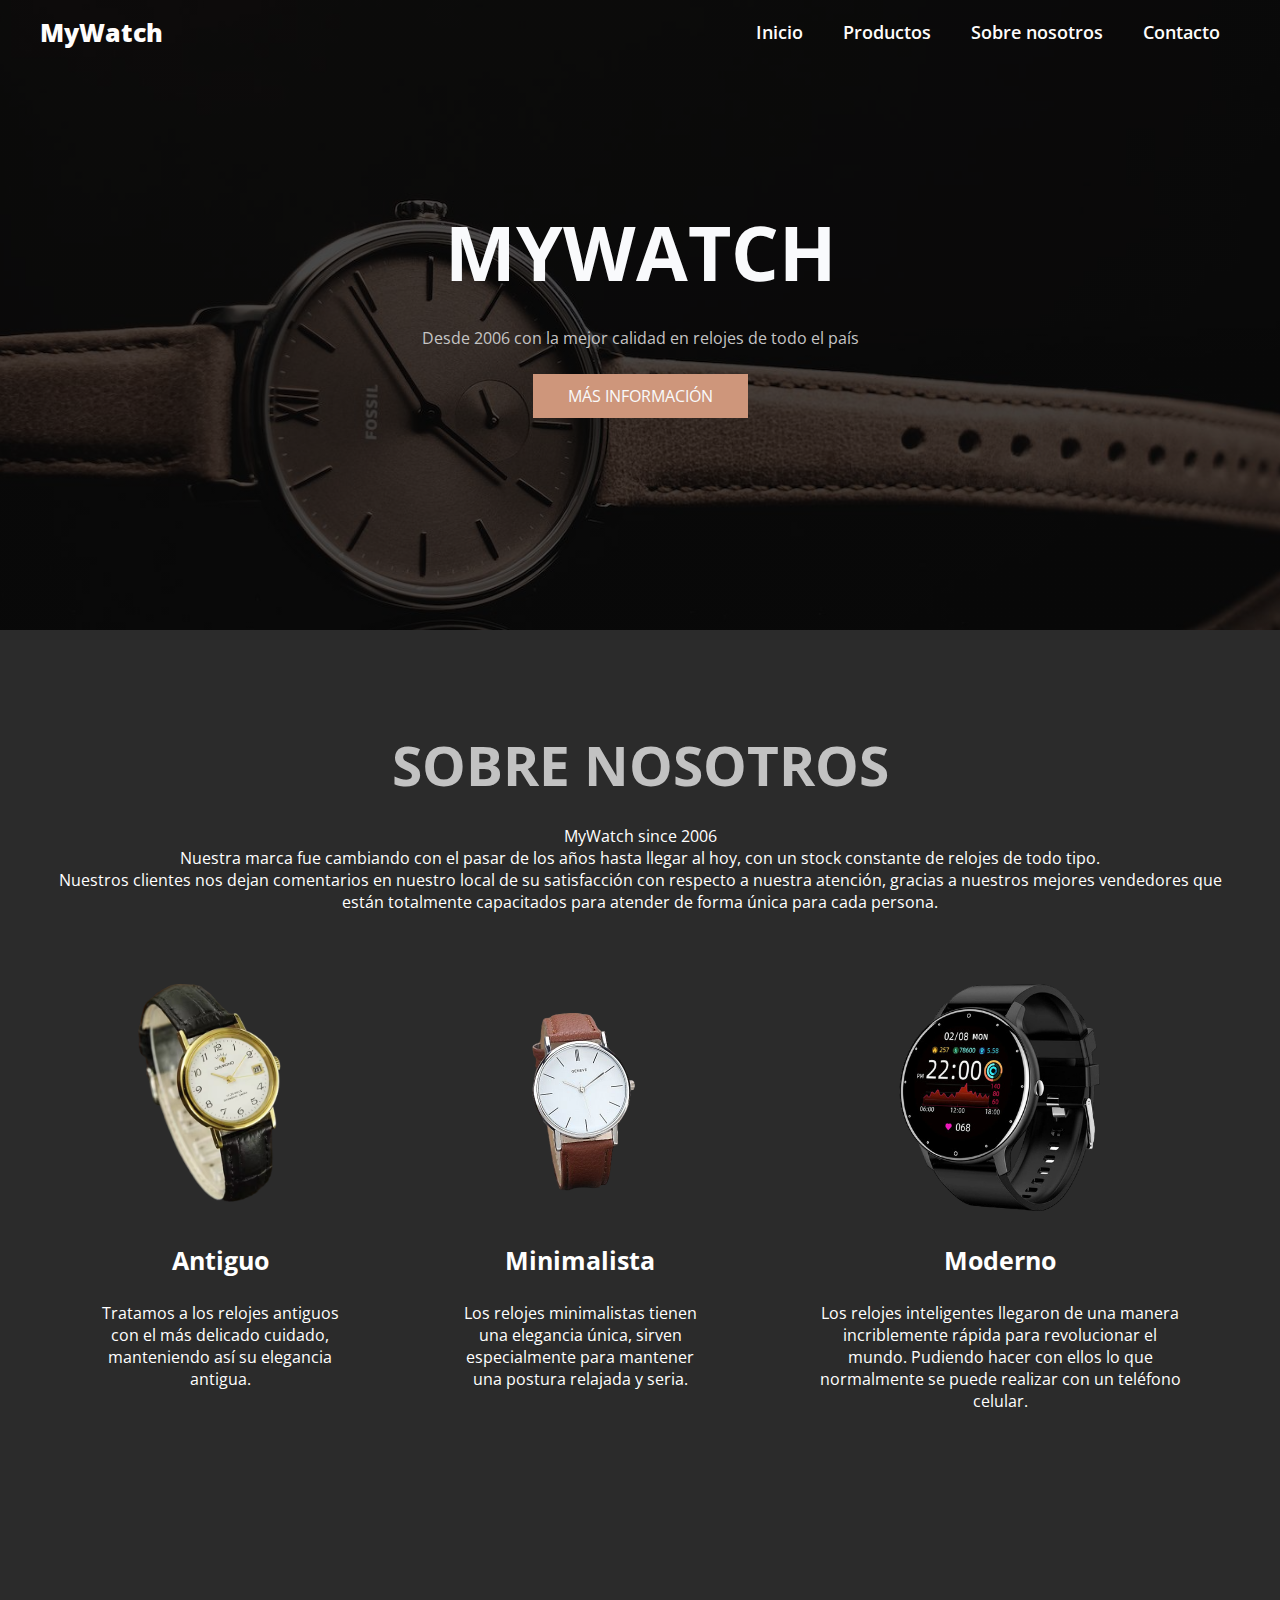
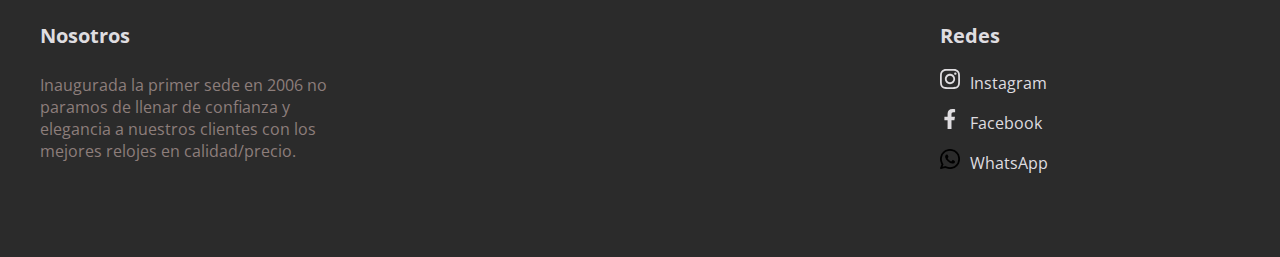
<file: index.html>
<!DOCTYPE html>
<html lang="es">
<head>
    <meta charset="UTF-8">
    <meta http-equiv="X-UA-Compatible" content="IE=edge">
    <meta name="viewport" content="width=device-width, initial-scale=1.0">
    <link rel="shortcut icon" href="/img/reloj3.png" type="image/x-icon">
    <link rel="stylesheet" href="https://cdnjs.cloudflare.com/ajax/libs/font-awesome/6.2.1/css/all.min.css" integrity="sha512-MV7K8+y+gLIBoVD59lQIYicR65iaqukzvf/nwasF0nqhPay5w/9lJmVM2hMDcnK1OnMGCdVK+iQrJ7lzPJQd1w==" crossorigin="anonymous" referrerpolicy="no-referrer" />
    <link rel="stylesheet" href="estilo.css">
    <link rel="stylesheet" href="style.css">
    <script src="app.js" async></script>
    <title>MyWatch</title>
</head>
<body>
    <header class="header" id="inicio">
        <div class="menu container">
            <a href="#inicio" class="logo">MyWatch</a>
            <input type="checkbox" id="menu">
            <label for="menu">
                <img src="img/menu.png" class="menu-icono" alt="">
            </label>
            <nav class="navbar">
                <ul>
                    <li><a href="index.html">Inicio</a></li>
                    <li><a href="product.html">Productos</a></li>
                    <li><a href="#nosotros">Sobre nosotros</a></li>
                    <li><a href="#contacto">Contacto</a></li>
                </ul>
            </nav>
        </div>
        <div class="header-content container" id="inicio">
            <h1>MyWatch</h1>
            <p>
                Desde 2006 con la mejor calidad en relojes de todo el país
            </p>
            <a href="#" class="btn-1">Más información</a>
        </div>
    </header>

    <section class="blog container" id="nosotros">
        <h2>Sobre nosotros</h2>
        <p>
            MyWatch since 2006
            <br>
            Nuestra marca fue cambiando con el pasar de los años hasta llegar al hoy, con un stock constante de relojes de todo tipo.
            <br>
            Nuestros clientes nos dejan comentarios en nuestro local de su satisfacción con respecto a nuestra atención, gracias a 
            nuestros mejores vendedores que están totalmente capacitados para atender de forma única para cada persona. 
        </p>
        <div class="blog-content">
            <div class="blog-1">
                <img src="img/reloj1.png" alt="">
                <h3>Antiguo</h3>
                <p>
                    Tratamos a los relojes antiguos con el más delicado cuidado, manteniendo así su elegancia antigua. 
                </p>
            </div>
            <div class="blog-1">
                <img src="img/reloj2.png" alt="">
                <h3>Minimalista</h3>
                <p>
                    Los relojes minimalistas tienen una elegancia única, sirven especialmente para mantener una postura relajada y 
                    seria.
                </p>
            </div>
            <div class="blog-1">
                <img src="img/reloj3.png" alt="">
                <h3>Moderno</h3>
                <p>
                    Los relojes inteligentes llegaron de una manera incriblemente rápida para revolucionar el mundo. Pudiendo hacer
                    con ellos lo que normalmente se puede realizar con un teléfono celular.
                </p>
            </div>
        </div>
    </section>
    
    <footer class="footer container" id="contacto">
        <div class="links">
            <div class="link">
                <h3>Nosotros</h3>
                <p>
                    Inaugurada la primer sede en 2006 no paramos de llenar de confianza y elegancia 
                    a nuestros clientes con los mejores relojes en calidad/precio.
                </p>
            </div>
            <div class="link">
                <h3>Redes</h3>
                <ul>
                    <li><a href=""><img src="img/s1.svg" alt="">Instagram</a></li>
                    <li><a href=""><img src="img/s2.svg" alt="">Facebook</a></li>
                    <li><a href=""><img src="img/whatsapp.png" >WhatsApp</a></li>
                </ul>
            </div> 
        </div>
    </footer>
</body>

</html>
</file>
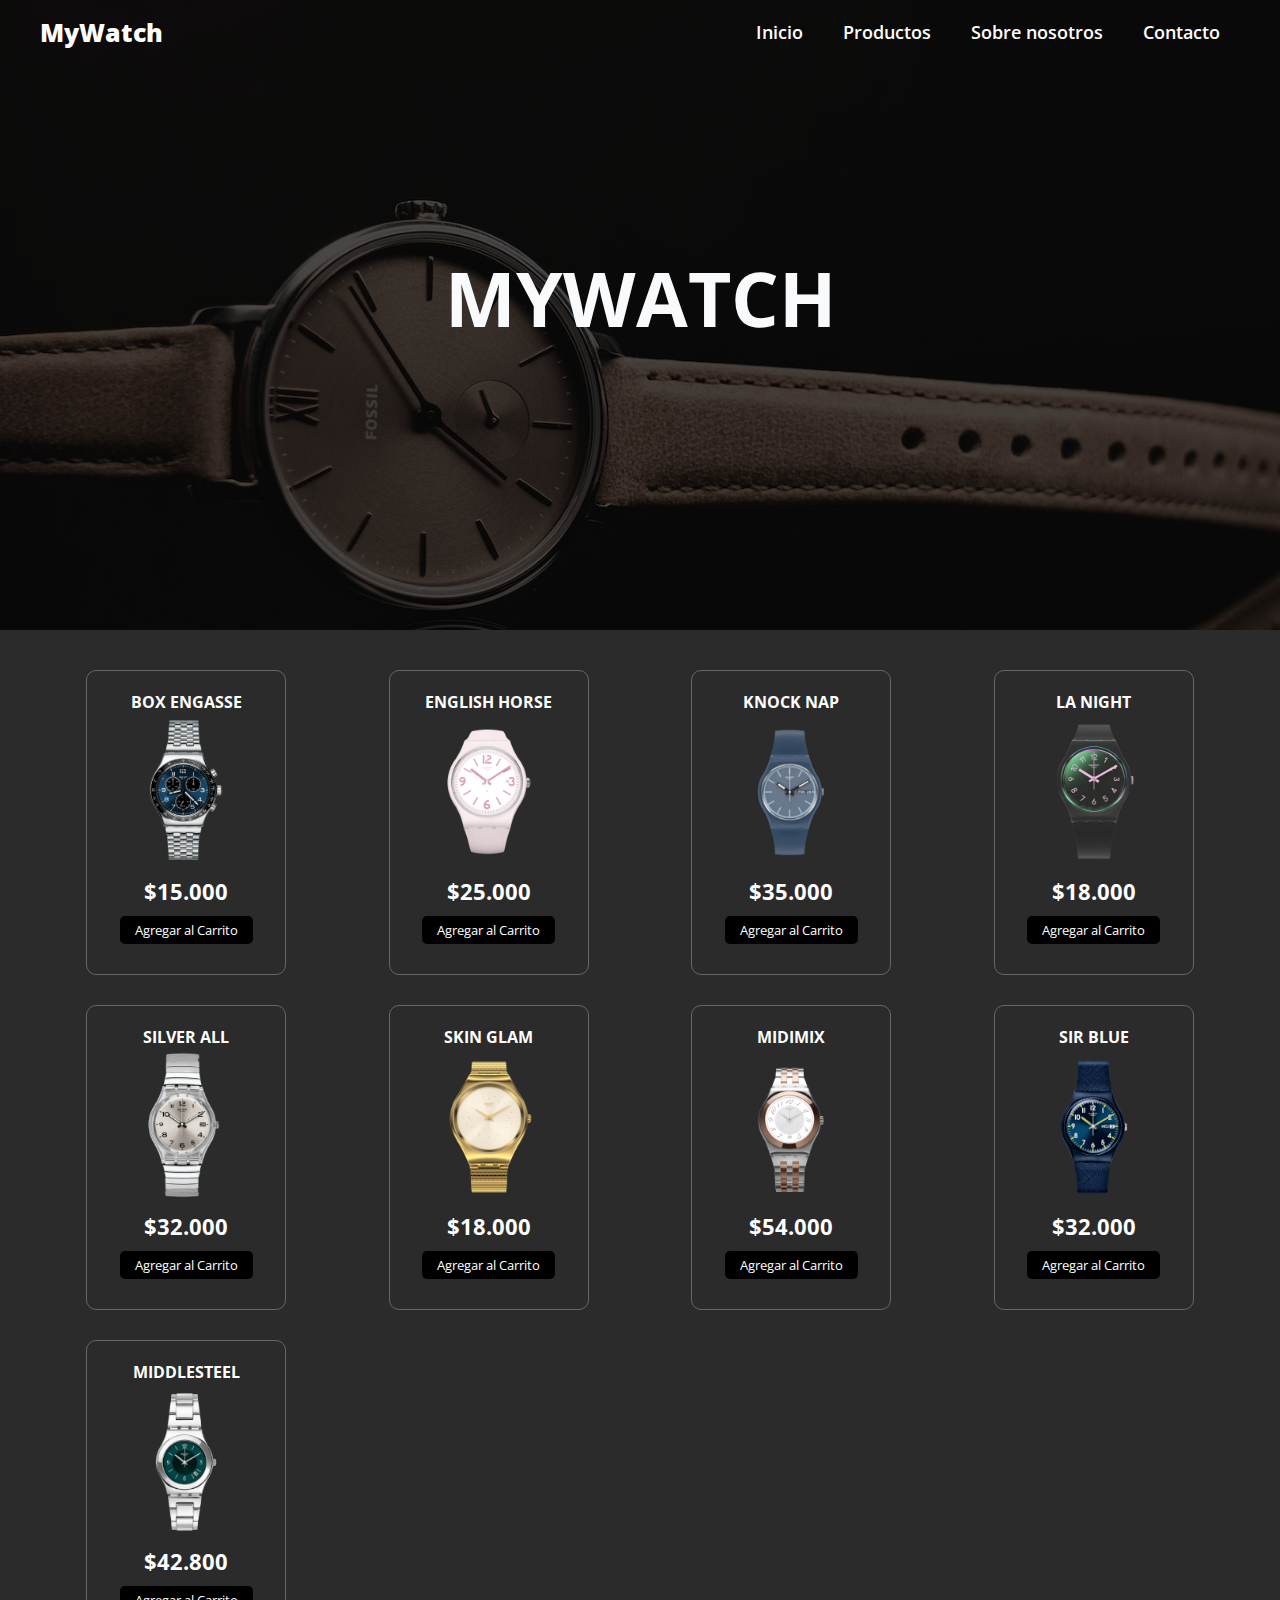
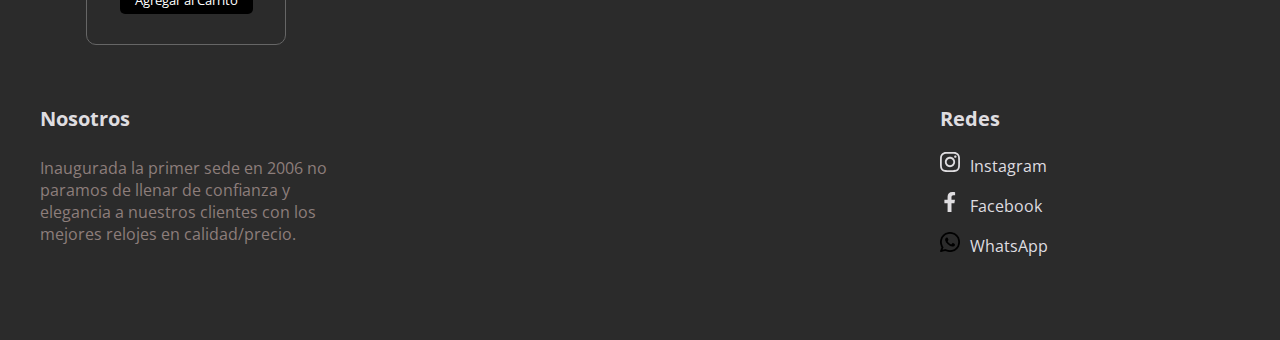
<file: product.html>
<!DOCTYPE html>
<html lang="es">

<head>
    <meta charset="UTF-8">
    <meta http-equiv="X-UA-Compatible" content="IE=edge">
    <meta name="viewport" content="width=device-width, initial-scale=1.0">
    
    <link rel="stylesheet" href="https://cdnjs.cloudflare.com/ajax/libs/font-awesome/6.2.1/css/all.min.css"
        integrity="sha512-MV7K8+y+gLIBoVD59lQIYicR65iaqukzvf/nwasF0nqhPay5w/9lJmVM2hMDcnK1OnMGCdVK+iQrJ7lzPJQd1w=="
        crossorigin="anonymous" referrerpolicy="no-referrer" />
    <link rel="stylesheet" href="estilo.css">
    <link rel="stylesheet" href="style.css">
    <link rel="icon" href="/img/reloj3.png">
    <script src="app.js" async></script>
    <title>Productos</title>
</head>

<body>
    <header class="header" id="inicio">
        <div class="menu container">
            <a href="#inicio" class="logo">MyWatch</a>
            <input type="checkbox" id="menu">
            <label for="menu">
                <img src="img/menu.png" class="menu-icono" alt="">
            </label>
            <nav class="navbar">
                <ul>
                    <li><a href="index.html">Inicio</a></li>
                    <li><a href="product.html">Productos</a></li>
                    <li><a href="#nosotros">Sobre nosotros</a></li>
                    <li><a href="#contacto">Contacto</a></li>
                </ul>
            </nav>
        </div>
        <div class="header-content container" id="inicio">
            <h1>MyWatch</h1>
        </div>
    </header>

    <section class="contenedor">
        <!-- Contenedor de elementos -->
        <div class="contenedor-items">
            <div class="item">
                <span class="titulo-item">Box Engasse</span>
                <img src="img/boxengasse.png" alt="" class="img-item">
                <span class="precio-item">$15.000</span>
                <button class="boton-item">Agregar al Carrito</button>
            </div>
            <div class="item">
                <span class="titulo-item">English Horse</span>
                <img src="img/englishrose.png" alt="" class="img-item">
                <span class="precio-item">$25.000</span>
                <button class="boton-item">Agregar al Carrito</button>
            </div>
            <div class="item">
                <span class="titulo-item">Knock Nap</span>
                <img src="img/knocknap.png" alt="" class="img-item">
                <span class="precio-item">$35.000</span>
                <button class="boton-item">Agregar al Carrito</button>
            </div>
            <div class="item">
                <span class="titulo-item">La Night</span>
                <img src="img/lanight.png" alt="" class="img-item">
                <span class="precio-item">$18.000</span>
                <button class="boton-item">Agregar al Carrito</button>
            </div>
            <div class="item">
                <span class="titulo-item">Silver All</span>
                <img src="img/silverall.png" alt="" class="img-item">
                <span class="precio-item">$32.000</span>
                <button class="boton-item">Agregar al Carrito</button>
            </div>
            <div class="item">
                <span class="titulo-item">Skin Glam</span>
                <img src="img/skinglam.png" alt="" class="img-item">
                <span class="precio-item">$18.000</span>
                <button class="boton-item">Agregar al Carrito</button>
            </div>
            <div class="item">
                <span class="titulo-item">Midimix</span>
                <img src="img/midimix.png" alt="" class="img-item">
                <span class="precio-item">$54.000</span>
                <button class="boton-item">Agregar al Carrito</button>
            </div>
            <div class="item">
                <span class="titulo-item">Sir Blue</span>
                <img src="img/sirblue.png" alt="" class="img-item">
                <span class="precio-item">$32.000</span>
                <button class="boton-item">Agregar al Carrito</button>
            </div>
            <div class="item">
                <span class="titulo-item">Middlesteel</span>
                <img src="img/middlesteel.png" alt="" class="img-item">
                <span class="precio-item">$42.800</span>
                <button class="boton-item">Agregar al Carrito</button>
            </div>
        </div>
        <!-- Carrito de Compras -->
        <div class="carrito" id="carrito">
            <div class="header-carrito">
                <h2>Tu Carrito</h2>
            </div>

            <div class="carrito-items">
                <!-- No funciona pero sirve
                <div class="carrito-item">
                    <img src="img/boxengasse.png" width="80px" alt="">
                    <div class="carrito-item-detalles">
                        <span class="carrito-item-titulo">Box Engasse</span>
                        <div class="selector-cantidad">
                            <i class="fa-solid fa-minus restar-cantidad"></i>
                            <input type="text" value="1" class="carrito-item-cantidad" disabled>
                            <i class="fa-solid fa-plus sumar-cantidad"></i>
                        </div>
                        <span class="carrito-item-precio">$15.000,00</span>
                    </div>
                    <span class="btn-eliminar">
                        <i class="fa-solid fa-trash"></i>
                    </span>
                </div>
                <div class="carrito-item">
                    <img src="img/skinglam.png" width="80px" alt="">
                    <div class="carrito-item-detalles">
                        <span class="carrito-item-titulo">Skin Glam</span>
                        <div class="selector-cantidad">
                            <i class="fa-solid fa-minus restar-cantidad"></i>
                            <input type="text" value="3" class="carrito-item-cantidad" disabled>
                            <i class="fa-solid fa-plus sumar-cantidad"></i>
                        </div>
                        <span class="carrito-item-precio">$18.000,00</span>
                    </div>
                    <button class="btn-eliminar">
                        <i class="fa-solid fa-trash"></i>
                    </button>
                </div>
                -->
            </div>
            <div class="carrito-total">
                <div class="fila">
                    <strong>Tu Total</strong>
                    <span class="carrito-precio-total">
                        $120.000,00
                    </span>
                </div>
                <button class="btn-pagar">Pagar <i class="fa-solid fa-bag-shopping"></i> </button>
            </div>
        </div>
    </section>
    
    <footer class="footer container" id="contacto">
        <div class="links">
            <div class="link">
                <h3>Nosotros</h3>
                <p>
                    Inaugurada la primer sede en 2006 no paramos de llenar de confianza y elegancia 
                    a nuestros clientes con los mejores relojes en calidad/precio.
                </p>
            </div>
            <div class="link">
                <h3>Redes</h3>
                <ul>
                    <li><a href=""><img src="img/s1.svg" alt="">Instagram</a></li>
                    <li><a href=""><img src="img/s2.svg" alt="">Facebook</a></li>
                    <li><a href=""><img src="img/whatsapp.png" >WhatsApp</a></li>
                </ul>
            </div> 
        </div>
    </footer>
</body>

</html>
</file>
<file: estilo.css>
@import url('https://fonts.googleapis.com/css2?family=Open+Sans:wght@300;400;500;600&family=Titillium+Web:wght@200;300;400;600;700&display=swap');
*{
    margin: 0;
    padding:0;
    font-family: 'Open Sans';
    box-sizing: border-box;
    text-decoration: none;
    list-style: none;
}

html {
    scroll-behavior: smooth;
}

body{
    background-color: #2b2b2b;
}

.container{
    max-width: 1200px;
    margin: 0 auto;
}

header{
    background-image: linear-gradient(
        rgba(0,0,0,0.7),
        rgba(0,0,0,0.7)),
        url(img/header.jpg);
    background-size: cover;
    background-position: center bottom;
    background-repeat: no-repeat;
    min-height: 70vh;
    display: flex;
    align-items: center;
}

header h1{
    text-align: center;
    font-size: 75px;
    line-height: 80px;
    color: #F9FAFC;
    text-transform: uppercase;
    margin-bottom: 35px;
}

.contenedor{
    max-width: 1200px;
    padding: 10px;
    margin: auto;
    display: flex;
    justify-content: space-between;
    /* oculto lo que queda fuera del .contenedor */
    contain: paint;
}
/* SECCION CONTENEDOR DE ITEMS */
.contenedor .contenedor-items{
    margin-top: 30px;
    display: grid;
    grid-template-columns: repeat(auto-fit, minmax(220px, 1fr));
    grid-gap:30px;
    grid-row-gap: 30px;
    /* width: 60%; */
    width: 100%;
    transition: .3s;
}
.contenedor .contenedor-items .item{
    max-width: 200px;
    margin: auto;
    border: 1px solid #666;
    border-radius: 10px;
    padding: 20px;
    transition: .3s;
}
.contenedor .contenedor-items .item .img-item{
    width: 100%;
}
.contenedor .contenedor-items .item:hover{
    box-shadow: 0 0 10px #666;
    scale: 1.05;
}
.contenedor .contenedor-items .item .titulo-item{
    display: block;
    font-weight: bold;
    text-align: center;
    text-transform: uppercase;
    color: #fff;
}
.contenedor .contenedor-items .item .precio-item{
    display: block;
    text-align: center;
    font-weight: bold;
    font-size: 22px;
    color: #fff;
}

.contenedor .contenedor-items .item .boton-item{
    display: block;
    margin: 10px auto;
    border: none;
    background-color: black;
    color: #fff;
    padding: 5px 15px;
    border-radius: 5px;
    cursor: pointer;
}
/* seccion carrito */
.carrito{
    border: 1px solid #666;
    width: 35%;
    margin-top: 30px;
    border-radius: 10px;
    overflow: hidden;
    margin-bottom: auto;
    position: sticky !important;
    top: 0;
    transition: .3s;
    /* Estilos para ocultar */
    margin-right: -100%;
    opacity: 0;
}
.carrito .header-carrito{
    background-color: #000;
    color: #fff;
    text-align: center;
    padding: 30px 0;
}
.carrito .carrito-item{
    display: flex;
    align-items: center;
    /* justify-content: space-between; */
    position: relative;
    border-bottom: 1px solid #666;
    padding: 20px;
}
.carrito .carrito-item img{
    margin-right: 20px;
}
.carrito .carrito-item .carrito-item-titulo{
    display: block;
    font-weight: bold;
    margin-bottom: 10px;
    text-transform: uppercase;
}
.carrito .carrito-item .selector-cantidad{
    display: inline-block;
    margin-right: 25px;
}
.carrito .carrito-item .carrito-item-cantidad{
    border: none;
    font-size: 18px;
    background-color: transparent;
    display: inline-block;
    width:30px;
    padding: 5px;
    text-align: center;
}
.carrito .carrito-item .selector-cantidad i{
    font-size: 18px;
    width: 32px;
    height: 32px;
    line-height: 32px;
    text-align: center;
    border-radius: 50%;
    border: 1px solid #ffffff;
    cursor: pointer;
}
.carrito .carrito-item .carrito-item-precio{
    font-weight: bold;
    display: inline-block;
    font-size: 18px;
    margin-bottom: 5px;
}
.carrito .carrito-item .btn-eliminar{
    position: absolute;
    right: 15px;
    top: 15px;
    color: #a31313;
    font-size: 20px;
    width: 40px;
    height: 40px;
    line-height: 40px;
    text-align: center;
    border-radius: 50%;
    border: 1px solid #a31313;
    cursor: pointer;
    display: block;
    background: transparent;
    z-index: 20;
}
.carrito .carrito-item .btn-eliminar i{
    pointer-events: none;
}

.carrito-total{
    background-color: #f3f3f3;
    padding: 30px;
}
.carrito-total .fila{
    display: flex;
    justify-content: space-between;
    align-items: center;
    font-size: 22px;
    font-weight: bold;
    margin-bottom: 10px;
}
.carrito-total .btn-pagar{
    display: block;
    width: 100%;
    border: none;
    background: #000;
    color: #fff;
    border-radius: 5px;
    font-size: 18px;
    padding: 20px;
    display: flex;
    justify-content: space-between;
    align-items: center;
    cursor: pointer;
    transition: .3s;
}
.carrito-total .btn-pagar:hover{
    scale: 1.05;
}

/* SECCION RESPONSIVE */
@media screen and (max-width: 850px) {
    .contenedor {
        display: block;
    }
    .contenedor-items{
        width: 100% !important;
    }
    .carrito{
        width: 100%;
    }
}
</file>
<file: style.css>
.container{
    max-width: 1200px;
    margin: 0 auto;
}

.menu{
    position: absolute;
    top: 0;
    left: 0;
    right: 0;
    display: flex;
    align-items: center;
    justify-content: space-between;
}

.logo{
    color: #FFFDFC;
    font-size: 25px;
    font-weight: 800;
}

.menu .navbar ul li{
    position: relative;
    float: left;
}

.menu .navbar ul li a{
    font-size: 18px;
    padding: 20px;
    color: #FFFDFC;
    display: block;
    font-weight: 600;
}

.menu .navbar ul li a:hover{
    color: #8d6551;
}

#menu{
    display: none;
}

.menu-icono{
    width: 25px;
}

.menu label{
    cursor: pointer;
    display: none;
}

.header-content{
    text-align: center;
}

.header-content h1{
    font-size: 75px;
    line-height: 80px;
    color: #F9FAFC;
    text-transform: uppercase;
    margin-bottom: 35px;
}

.header-content p{
    font-size: 16px;
    color: #C5C5C5;
    padding: 0 250px;
    margin-bottom: 25px;
}

.btn-1{
    display: inline-block;
    padding: 11px 35px;
    background-color: #CE967B;
    color: #F9FAFC;
    text-transform: uppercase;
}

.btn-1:hover{
    background-color: #8d6551;
}


.general{
    display: flex;
}

.general-1{
    width: 50%;
    padding: 100px 250px 250px 100px;
    background-color: #E1E2E6;
}


h2{
    font-size: 55px;
    line-height: 70px;
    color: #c2c2c2;
    text-transform: uppercase;
    margin-bottom: 20px;
}

p{
    font-size: 16px;
    color: #fff;
    margin: 25px 0 45px 0;
}

.blog{
    padding: 100px 0;
    text-align: center;
}

.blog-content{
    display: flex;
    justify-content: space-between;
}

.blog-1{
    padding: 15px 55px;
}

.blog-1 img{
    width: 250px;
    border-radius: 15px;
    margin-bottom: 15px;
}

.blog-1 h3{
    font-size: 25px;
    color: #fff;
}

.footer{
    padding: 50px 0;
}

.links{
    display: flex;
    justify-content: space-between;
}

.link{
    width: 25%;
}

.link h3{
    font-size: 20px;
    color: #DFDDE0;
    margin-bottom: 20px;
}

.link p{
    color: #8d7e7b;
}

.link ul li a{
    display: inline-block;
    font-size: 16px;
    color: #DFDDE0;
    padding-bottom: 15px;
}
.link ul li a img{ 
    width: 20px;
    height: 20px;
    align-items: center;
    margin-right: 10px;
}


@media (max-width: 991px){
    .menu{
        padding: 30px;
    }

    .menu label{
        display: initial;
    }

    .menu .navbar{
        position: absolute;
        top: 100%;
        left: 0;
        right: 0;
        background-color: #303030;
        display: none;
    }

    .menu .navbar ul li{
        width: 100%;
    }

    #menu:checked ~ .navbar{
        display: initial;
    }
    
    .header-content{
        flex-direction: column;
        padding: 30px;
        margin-top: 150px;
    }

    .header-content h1{
        font-size: 40px;
    }

    .header-content p{
        padding: 0;
        margin-bottom: 40px;
    }

    .botons{
        flex-direction: column;
        align-items: center;
    }

    .btn-1{
        margin: 0 0 20px 0;
    }

    .socials-1{
        display: none;
    }

    .arrow{
        display: none;
    }

    .blog{
        padding: 30px;
    }

    .blog-content{
        flex-direction: column;
    }

    .blog-1{
        padding: 0;
    }

    .footer{
        padding: 30px;
    }

    .links{
        flex-direction: column;
        align-items: center;
        text-align: center;
    }

    .link{
        width: 70%;
    }

    .link p{
        margin: 0 0 25px 0;
    }

    .socials-2{
        margin-bottom: 15px;
    }

}
</file>
